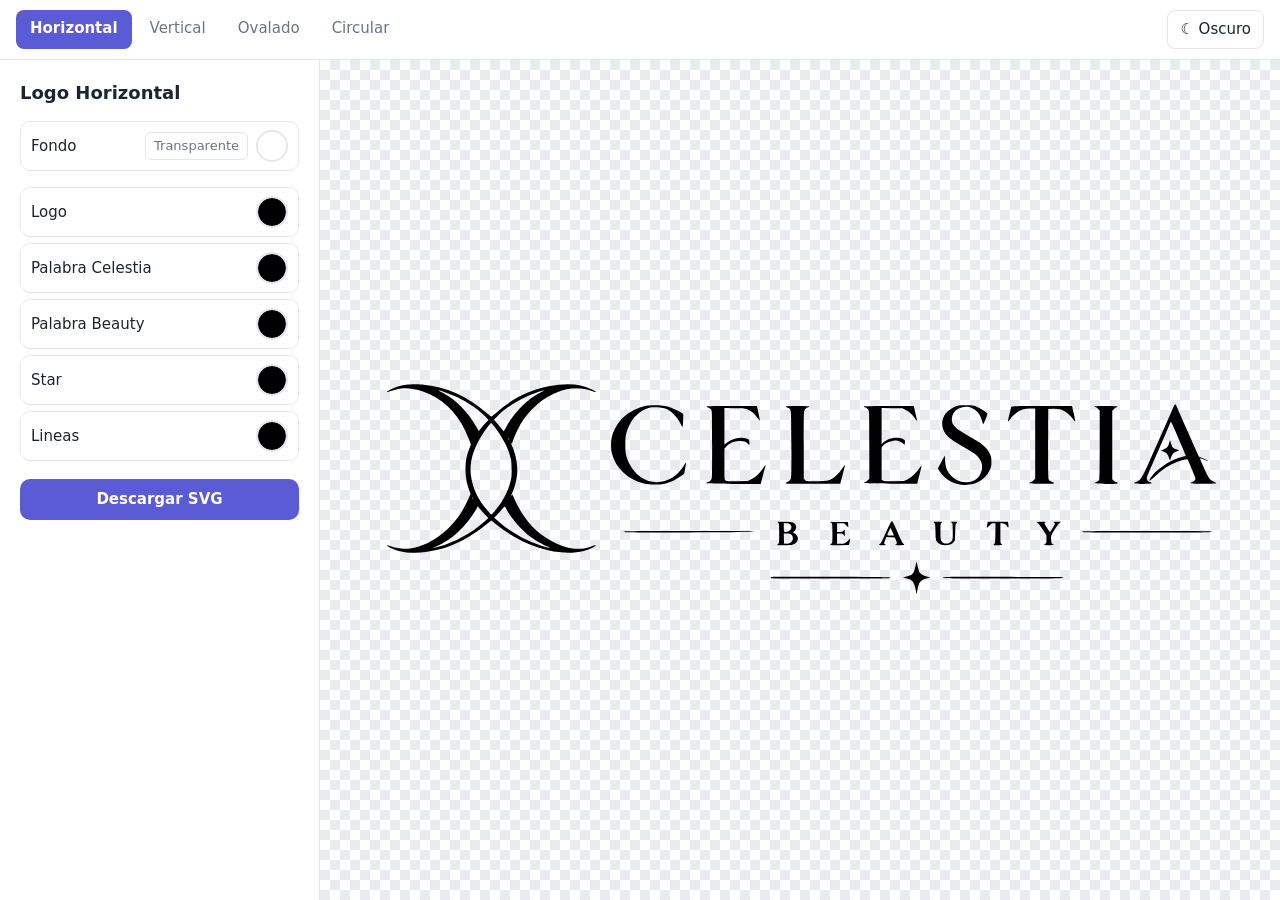
<file: index.html>
<!doctype html>
<html lang="es">
<head>
<meta charset="utf-8">
<meta name="viewport" content="width=device-width, initial-scale=1">
<title>Colores de logos Celestia</title>
<link rel="stylesheet" href="style.css">
</head>
<body data-logo="horizontal">
<nav id="nav"></nav>
<main>
  <div id="panel">
    <h1 id="title"></h1>
    <div id="groups"></div>
    <button id="save" hidden>Descargar SVG</button>
  </div>
  <div id="view"><p>Cargando…</p></div>
</main>
<script src="app.js"></script>
</body>
</html>
</file>
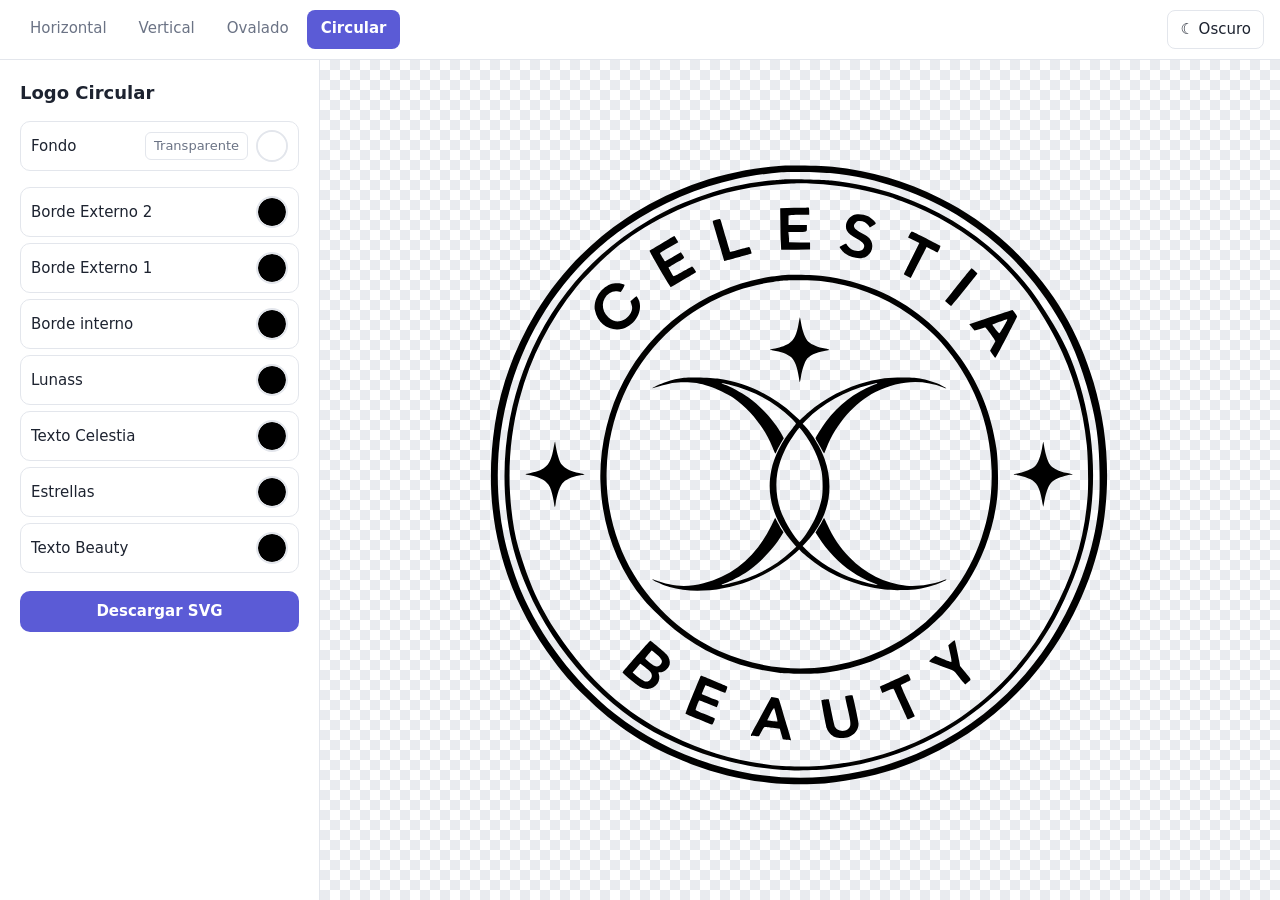
<file: circular.html>
<!doctype html>
<html lang="es">
<head>
<meta charset="utf-8">
<meta name="viewport" content="width=device-width, initial-scale=1">
<title>Colores de logos Celestia</title>
<link rel="stylesheet" href="style.css">
</head>
<body data-logo="circular">
<nav id="nav"></nav>
<main>
  <div id="panel">
    <h1 id="title"></h1>
    <div id="groups"></div>
    <button id="save" hidden>Descargar SVG</button>
  </div>
  <div id="view"><p>Cargando…</p></div>
</main>
<script src="app.js"></script>
</body>
</html>
</file>
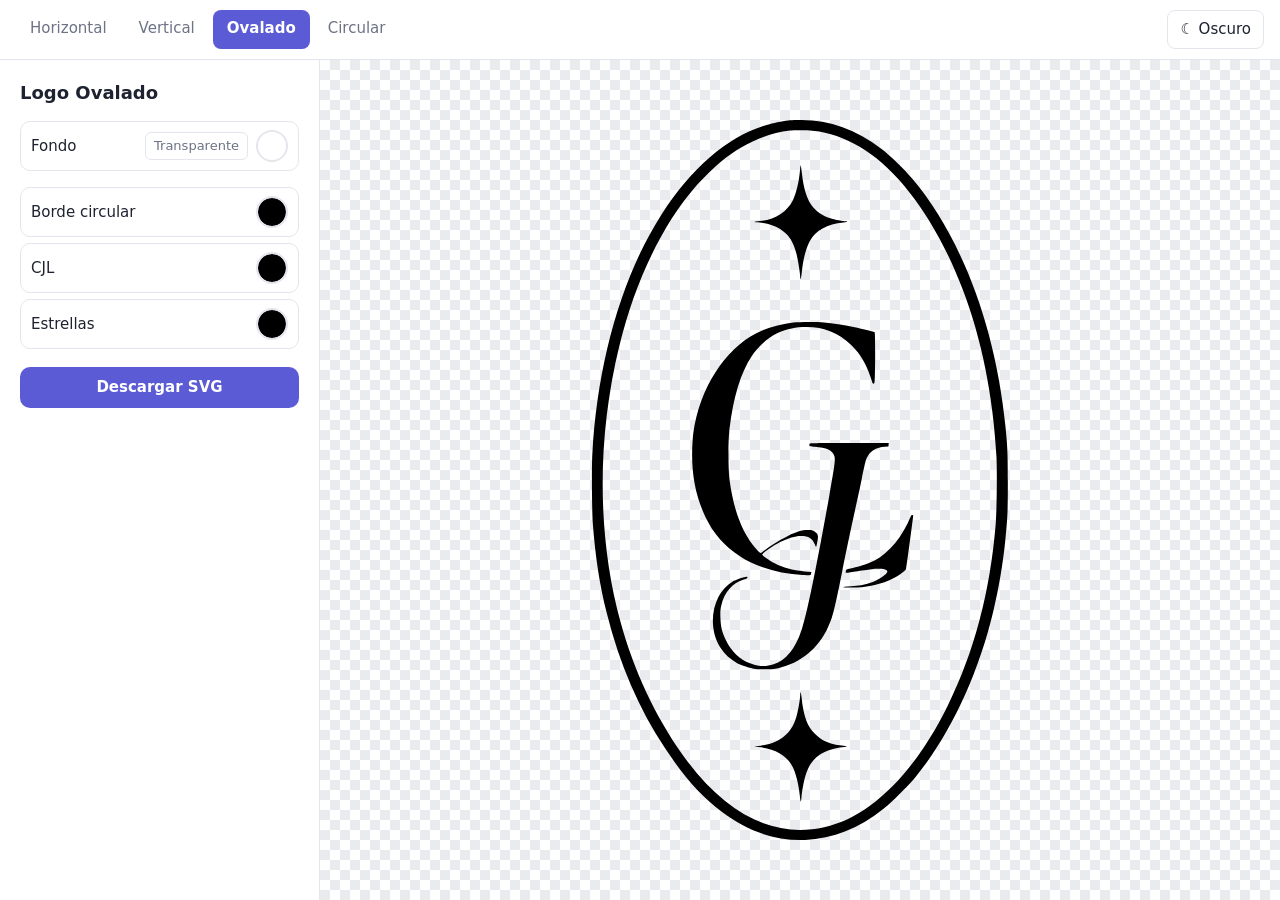
<file: ovalado.html>
<!doctype html>
<html lang="es">
<head>
<meta charset="utf-8">
<meta name="viewport" content="width=device-width, initial-scale=1">
<title>Colores de logos Celestia</title>
<link rel="stylesheet" href="style.css">
</head>
<body data-logo="ovalado">
<nav id="nav"></nav>
<main>
  <div id="panel">
    <h1 id="title"></h1>
    <div id="groups"></div>
    <button id="save" hidden>Descargar SVG</button>
  </div>
  <div id="view"><p>Cargando…</p></div>
</main>
<script src="app.js"></script>
</body>
</html>
</file>
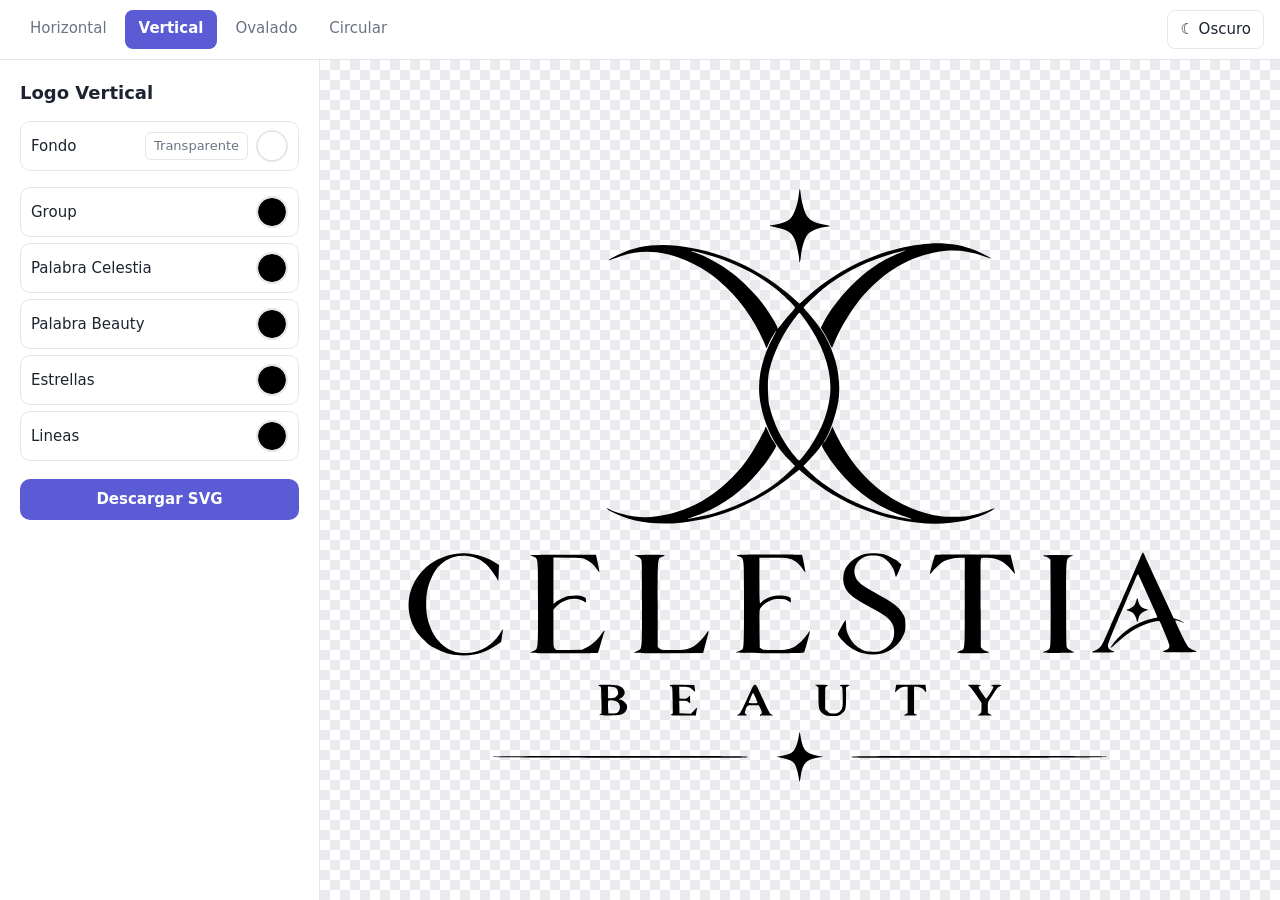
<file: vertical.html>
<!doctype html>
<html lang="es">
<head>
<meta charset="utf-8">
<meta name="viewport" content="width=device-width, initial-scale=1">
<title>Colores de logos Celestia</title>
<link rel="stylesheet" href="style.css">
</head>
<body data-logo="vertical">
<nav id="nav"></nav>
<main>
  <div id="panel">
    <h1 id="title"></h1>
    <div id="groups"></div>
    <button id="save" hidden>Descargar SVG</button>
  </div>
  <div id="view"><p>Cargando…</p></div>
</main>
<script src="app.js"></script>
</body>
</html>
</file>
<file: style.css>
/* light-dark() sigue al sistema; data-theme (botón del menú) lo fuerza */
:root {
  color-scheme: light dark;
  --bg: light-dark(#f4f5f7, #14161b); --card: light-dark(#fff, #1d2027); --text: light-dark(#1d2330, #e8eaf0);
  --muted: light-dark(#6b7385, #99a0b0); --line: light-dark(#e3e6ec, #2d313b); --accent: light-dark(#5b5bd6, #8b8bf0);
  --check: #e9ebef;
}
:root[data-theme=light] { color-scheme: light; }
:root[data-theme=dark] { color-scheme: dark; }
#theme { margin-left: auto; padding: 8px 12px; border: 1px solid var(--line); border-radius: 8px; background: none; color: var(--text); font: inherit; cursor: pointer; white-space: nowrap; }
#theme:hover { border-color: var(--accent); }
* { box-sizing: border-box; }
body { margin: 0; min-height: 100vh; display: flex; flex-direction: column; font: 15px/1.4 system-ui, sans-serif; background: var(--bg); color: var(--text); }
nav { display: flex; gap: 4px; padding: 10px 16px; background: var(--card); border-bottom: 1px solid var(--line); overflow-x: auto; }
nav a { padding: 8px 14px; border-radius: 8px; color: var(--muted); text-decoration: none; white-space: nowrap; }
nav a:hover { color: var(--text); background: var(--bg); }
nav a[aria-current] { color: #fff; background: var(--accent); font-weight: 600; }
main { flex: 1; display: flex; min-height: 0; }
#panel { width: 320px; flex: none; padding: 20px; background: var(--card); border-right: 1px solid var(--line); overflow-y: auto; }
h1 { margin: 0 0 16px; font-size: 18px; }
.row { display: flex; align-items: center; gap: 8px; padding: 8px 10px; margin-bottom: 6px; border: 1px solid var(--line); border-radius: 10px; transition: border-color .15s; }
.row:hover { border-color: var(--accent); }
.row span { flex: 1; min-width: 0; overflow: hidden; text-overflow: ellipsis; white-space: nowrap; }
input[type=color] { width: 32px; height: 32px; padding: 0; border: 2px solid var(--line); border-radius: 50%; background: none; cursor: pointer; }
input[type=color]::-webkit-color-swatch-wrapper { padding: 0; }
input[type=color]::-webkit-color-swatch { border: 0; border-radius: 50%; }
input[type=color]::-moz-color-swatch { border: 0; border-radius: 50%; }
#save { width: 100%; margin-top: 12px; padding: 10px; border: 0; border-radius: 10px; background: var(--accent); color: #fff; font: inherit; font-weight: 600; cursor: pointer; }
#save:hover { filter: brightness(1.1); }
#view { flex: 1; min-width: 0; display: grid; place-items: center; padding: 24px; color: #6b7385; /* siempre claro: los logos son negros */
  background: #fff conic-gradient(var(--check) 25%, transparent 0 50%, var(--check) 0 75%, transparent 0) 0 0 / 20px 20px; }
#view svg { max-width: 100%; max-height: 80vh; height: auto; }
@media (max-width: 700px) {
  main { flex-direction: column; }
  #panel { width: auto; border: 0; border-bottom: 1px solid var(--line); }
}
.row button { padding: 4px 8px; border: 1px solid var(--line); border-radius: 6px; background: none; color: var(--muted); font: inherit; font-size: 13px; cursor: pointer; }
.row button:hover { border-color: var(--accent); color: var(--text); }
#groups { margin-top: 16px; }
</file>
